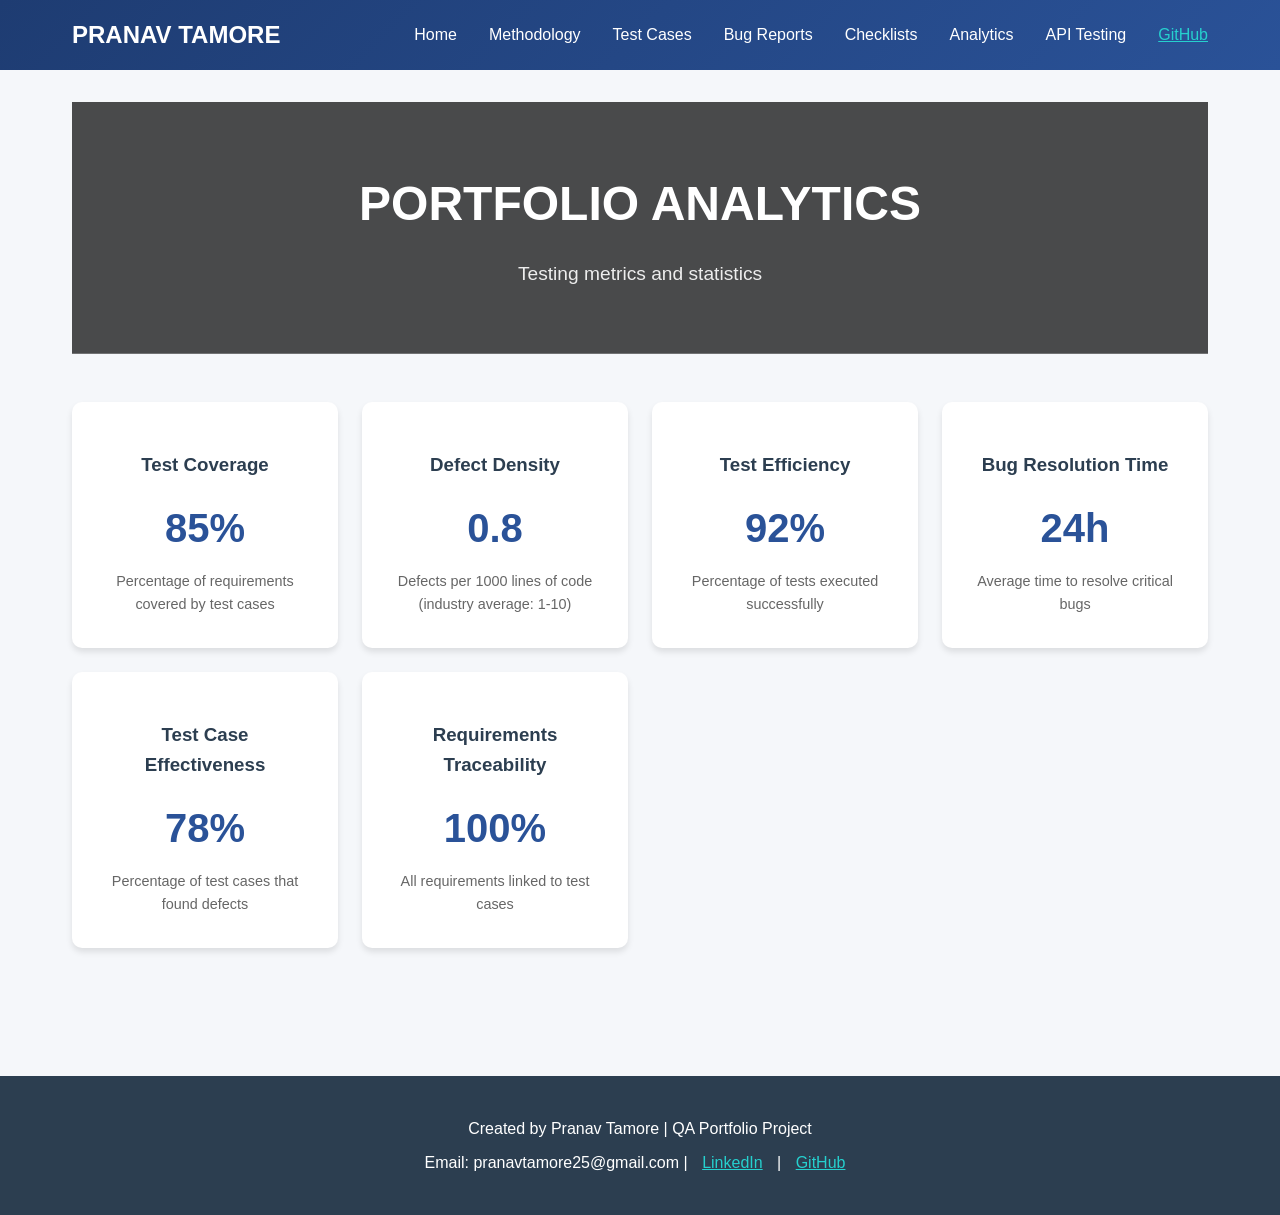
<file: analytics.html>
<!DOCTYPE html>
<html lang="en">
<head>
    <meta charset="UTF-8">
    <meta name="viewport" content="width=device-width, initial-scale=1.0">
    <title>Portfolio Analytics - QA Portfolio</title>
    <link rel="stylesheet" href="style.css">
    <link rel="icon" href="data:image/svg+xml,<svg xmlns=%22http://www.w3.org/2000/svg%22 viewBox=%220 0 100 100%22><text y=%22.9em%22 font-size=%2290%22>🧪</text></svg>">
    <meta name="description" content="Testing metrics and statistics from Pranav Tamore's QA portfolio">
    <meta name="keywords" content="QA Analytics, Testing Metrics, Quality Metrics, Pranav Tamore">
    <meta name="author" content="Pranav Tamore">
</head>
<body>
    <header>
        <nav>
    <div class="logo">PRANAV TAMORE</div>
    <ul>
        <li><a href="index.html">Home</a></li>
        <li><a href="methodology.html">Methodology</a></li>
        <li><a href="test-cases.html">Test Cases</a></li>
        <li><a href="bug-reports.html">Bug Reports</a></li>
        <li><a href="checklists.html">Checklists</a></li>
        <li><a href="analytics.html">Analytics</a></li>
        <li><a href="api-testing.html">API Testing</a></li> 
        <li><a href="https://github.com/Mugiwara25" target="_blank">GitHub</a></li>
    </ul>
         </nav>
    </header>

    <main>
        <section class="hero">
            <h1>PORTFOLIO ANALYTICS</h1>
            <p>Testing metrics and statistics</p>
        </section>

        <section class="analytics">
            <div class="metric-card">
                <h3>Test Coverage</h3>
                <div class="metric-value">85%</div>
                <p>Percentage of requirements covered by test cases</p>
            </div>
            
            <div class="metric-card">
                <h3>Defect Density</h3>
                <div class="metric-value">0.8</div>
                <p>Defects per 1000 lines of code (industry average: 1-10)</p>
            </div>
            
            <div class="metric-card">
                <h3>Test Efficiency</h3>
                <div class="metric-value">92%</div>
                <p>Percentage of tests executed successfully</p>
            </div>
            
            <div class="metric-card">
                <h3>Bug Resolution Time</h3>
                <div class="metric-value">24h</div>
                <p>Average time to resolve critical bugs</p>
            </div>
            
            <div class="metric-card">
                <h3>Test Case Effectiveness</h3>
                <div class="metric-value">78%</div>
                <p>Percentage of test cases that found defects</p>
            </div>
            
            <div class="metric-card">
                <h3>Requirements Traceability</h3>
                <div class="metric-value">100%</div>
                <p>All requirements linked to test cases</p>
            </div>
        </section>
    </main>

    <footer>
        <p>Created by Pranav Tamore | QA Portfolio Project</p>
        <p>Email: pranavtamore25@gmail.com | 
            <a href="https://linkedin.com/in/pranav-tamore-84a96b21b" target="_blank">LinkedIn</a> | 
            <a href="https://github.com/Mugiwara25" target="_blank">GitHub</a>
        </p>
    </footer>
    <script src="script.js"></script>
</body>
</html>
</file>
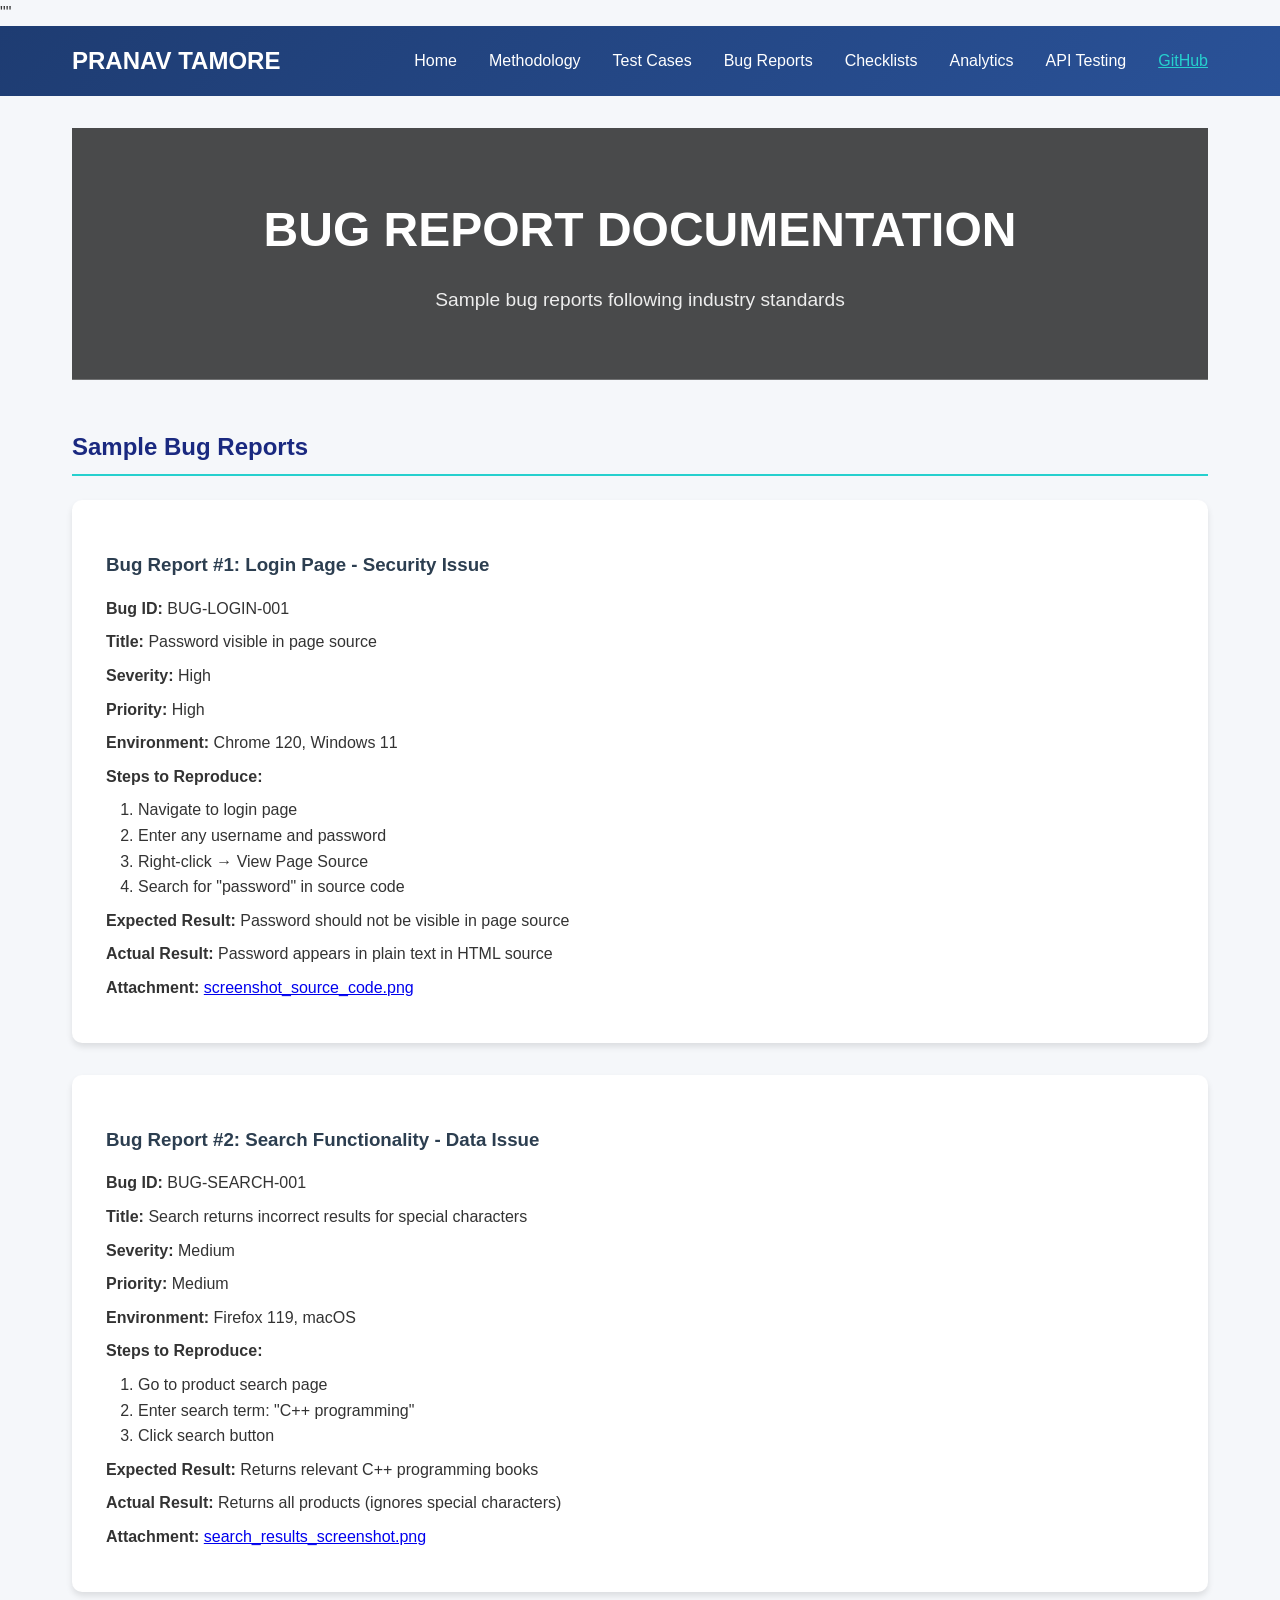
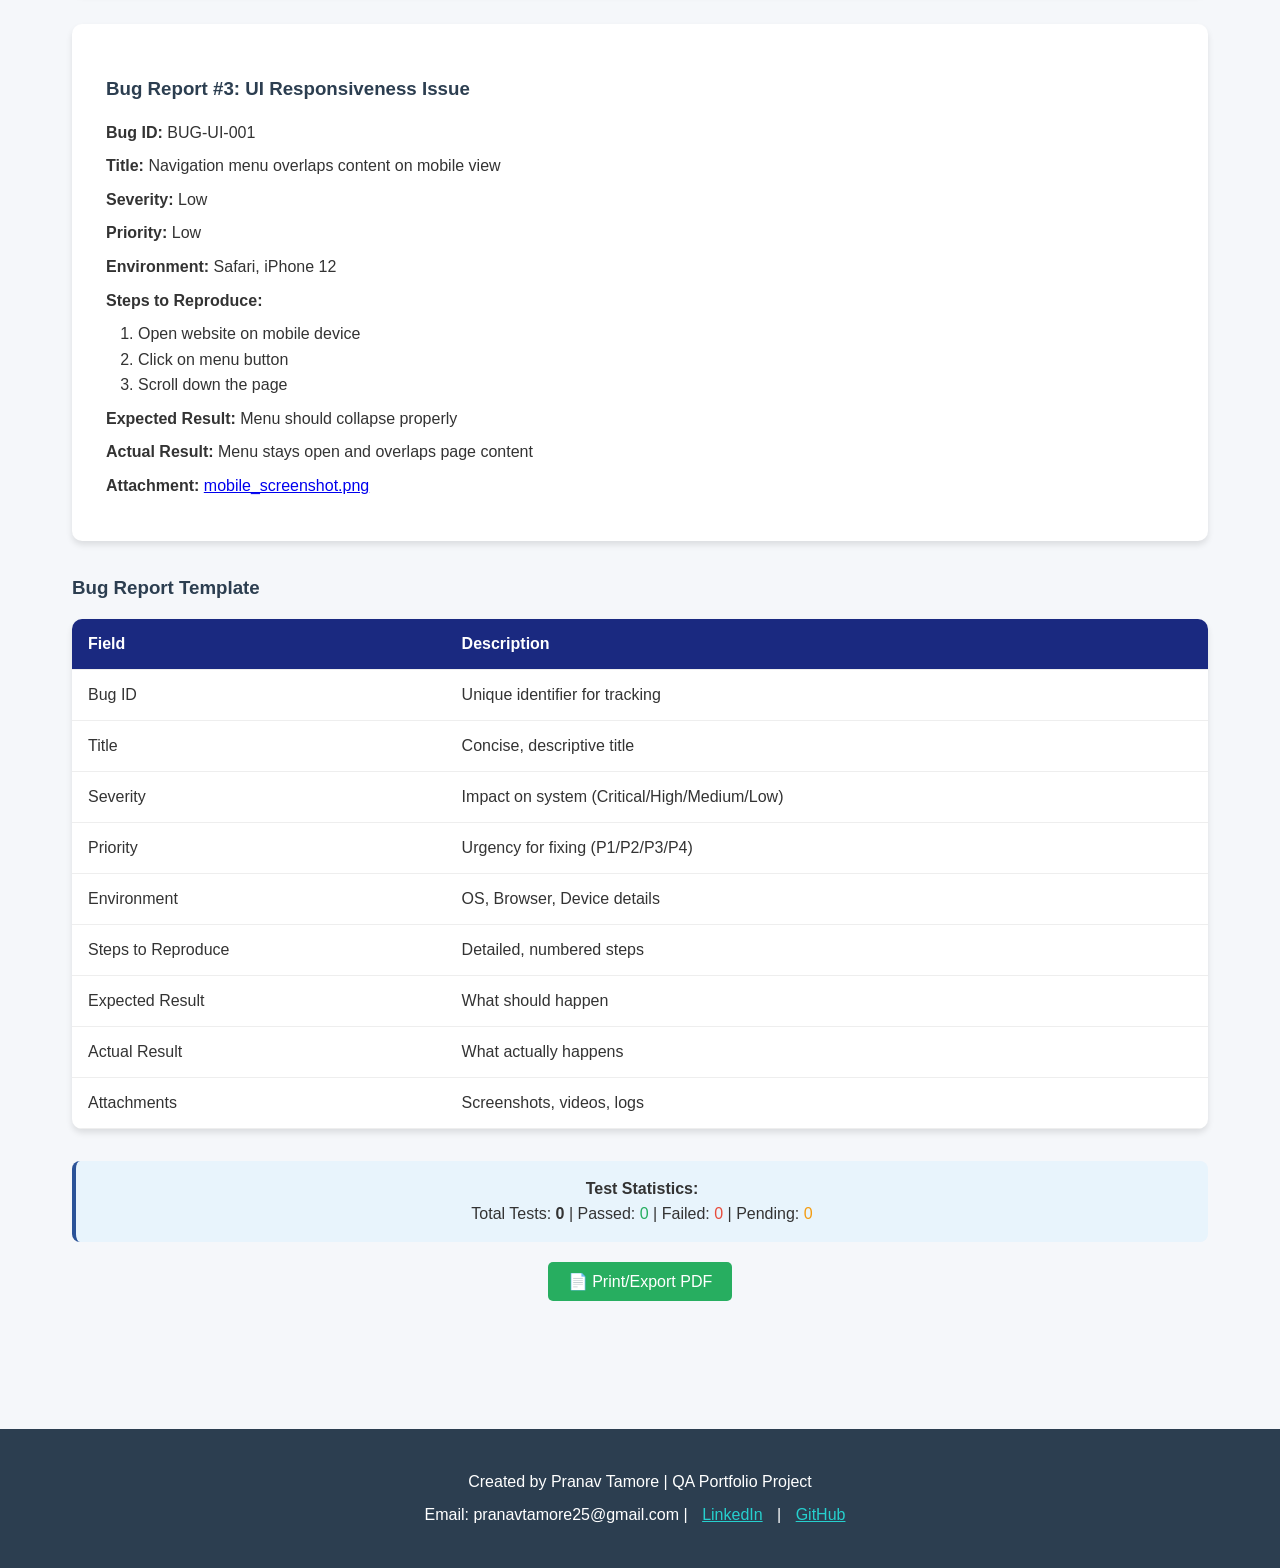
<file: bug-reports.html>
"" 
<!DOCTYPE html>
<html lang="en">
<link rel="icon" href="data:image/svg+xml,<svg xmlns=%22http://www.w3.org/2000/svg%22 viewBox=%220 0 100 100%22><text y=%22.9em%22 font-size=%2290%22>🧪</text></svg>">
<head>
    <meta charset="UTF-8">
    <meta name="viewport" content="width=device-width, initial-scale=1.0">
    <title>Bug Reports - QA Portfolio</title>
    <link rel="stylesheet" href="style.css">
    <meta name="description" content="Pranav Tamore's QA Engineering portfolio showcasing manual testing documentation, test cases, bug reports, and testing methodologies.">
<meta name="keywords" content="QA Engineer, Software Testing, Manual Testing, Test Cases, Bug Reports, Quality Assurance, Pranav Tamore">
<meta name="author" content="Pranav Tamore">
<meta property="og:title" content="Pranav Tamore - QA Engineer Portfolio">
<meta property="og:description" content="Professional QA Engineering portfolio showcasing testing expertise">
<meta property="og:type" content="website">
</head>
<body>
    <header>
       <nav>
    <div class="logo">PRANAV TAMORE</div>
    <ul>
        <li><a href="index.html">Home</a></li>
        <li><a href="methodology.html">Methodology</a></li>
        <li><a href="test-cases.html">Test Cases</a></li>
        <li><a href="bug-reports.html">Bug Reports</a></li>
        <li><a href="checklists.html">Checklists</a></li>
        <li><a href="analytics.html">Analytics</a></li> 
        <li><a href="api-testing.html">API Testing</a></li>
        <li><a href="https://github.com/Mugiwara25" target="_blank">GitHub</a></li>
    </ul>
       </nav>
    </header>

    <main>
        <section class="hero">
            <h1>BUG REPORT DOCUMENTATION</h1>
            <p>Sample bug reports following industry standards</p>
        </section>

        <section class="bug-reports">
            <h2>Sample Bug Reports</h2>

            <div class="bug-card">
                <h3>Bug Report #1: Login Page - Security Issue</h3>
                <div class="bug-details">
                    <p><strong>Bug ID:</strong> BUG-LOGIN-001</p>
                    <p><strong>Title:</strong> Password visible in page source</p>
                    <p><strong>Severity:</strong> High</p>
                    <p><strong>Priority:</strong> High</p>
                    <p><strong>Environment:</strong> Chrome 120, Windows 11</p>
                    <p><strong>Steps to Reproduce:</strong></p>
                    <ol>
                        <li>Navigate to login page</li>
                        <li>Enter any username and password</li>
                        <li>Right-click → View Page Source</li>
                        <li>Search for "password" in source code</li>
                    </ol>
                    <p><strong>Expected Result:</strong> Password should not be visible in page source</p>
                    <p><strong>Actual Result:</strong> Password appears in plain text in HTML source</p>
                    <p><strong>Attachment:</strong> <a href="#">screenshot_source_code.png</a></p>
                </div>
            </div>

            <div class="bug-card">
                <h3>Bug Report #2: Search Functionality - Data Issue</h3>
                <div class="bug-details">
                    <p><strong>Bug ID:</strong> BUG-SEARCH-001</p>
                    <p><strong>Title:</strong> Search returns incorrect results for special characters</p>
                    <p><strong>Severity:</strong> Medium</p>
                    <p><strong>Priority:</strong> Medium</p>
                    <p><strong>Environment:</strong> Firefox 119, macOS</p>
                    <p><strong>Steps to Reproduce:</strong></p>
                    <ol>
                        <li>Go to product search page</li>
                        <li>Enter search term: "C++ programming"</li>
                        <li>Click search button</li>
                    </ol>
                    <p><strong>Expected Result:</strong> Returns relevant C++ programming books</p>
                    <p><strong>Actual Result:</strong> Returns all products (ignores special characters)</p>
                    <p><strong>Attachment:</strong> <a href="#">search_results_screenshot.png</a></p>
                </div>
            </div>

            <div class="bug-card">
                <h3>Bug Report #3: UI Responsiveness Issue</h3>
                <div class="bug-details">
                    <p><strong>Bug ID:</strong> BUG-UI-001</p>
                    <p><strong>Title:</strong> Navigation menu overlaps content on mobile view</p>
                    <p><strong>Severity:</strong> Low</p>
                    <p><strong>Priority:</strong> Low</p>
                    <p><strong>Environment:</strong> Safari, iPhone 12</p>
                    <p><strong>Steps to Reproduce:</strong></p>
                    <ol>
                        <li>Open website on mobile device</li>
                        <li>Click on menu button</li>
                        <li>Scroll down the page</li>
                    </ol>
                    <p><strong>Expected Result:</strong> Menu should collapse properly</p>
                    <p><strong>Actual Result:</strong> Menu stays open and overlaps page content</p>
                    <p><strong>Attachment:</strong> <a href="#">mobile_screenshot.png</a></p>
                </div>
            </div>

            <div class="bug-template">
                <h3>Bug Report Template</h3>
                <table>
                    <tr>
                        <th>Field</th>
                        <th>Description</th>
                    </tr>
                    <tr>
                        <td>Bug ID</td>
                        <td>Unique identifier for tracking</td>
                    </tr>
                    <tr>
                        <td>Title</td>
                        <td>Concise, descriptive title</td>
                    </tr>
                    <tr>
                        <td>Severity</td>
                        <td>Impact on system (Critical/High/Medium/Low)</td>
                    </tr>
                    <tr>
                        <td>Priority</td>
                        <td>Urgency for fixing (P1/P2/P3/P4)</td>
                    </tr>
                    <tr>
                        <td>Environment</td>
                        <td>OS, Browser, Device details</td>
                    </tr>
                    <tr>
                        <td>Steps to Reproduce</td>
                        <td>Detailed, numbered steps</td>
                    </tr>
                    <tr>
                        <td>Expected Result</td>
                        <td>What should happen</td>
                    </tr>
                    <tr>
                        <td>Actual Result</td>
                        <td>What actually happens</td>
                    </tr>
                    <tr>
                        <td>Attachments</td>
                        <td>Screenshots, videos, logs</td>
                    </tr>
                </table>
            </div>
        </section>
    </main>

    <footer>
    <p>Created by Pranav Tamore | QA Portfolio Project</p>
    <p>Email: pranavtamore25@gmail.com | 
        <a href="https://linkedin.com/in/pranav-tamore-84a96b21b" target="_blank">LinkedIn</a> | 
        <a href="https://github.com/Mugiwara25" target="_blank">GitHub</a>
    </p>
    </footer>
    <script src="script.js"></script>
</body>
</html>
</file>
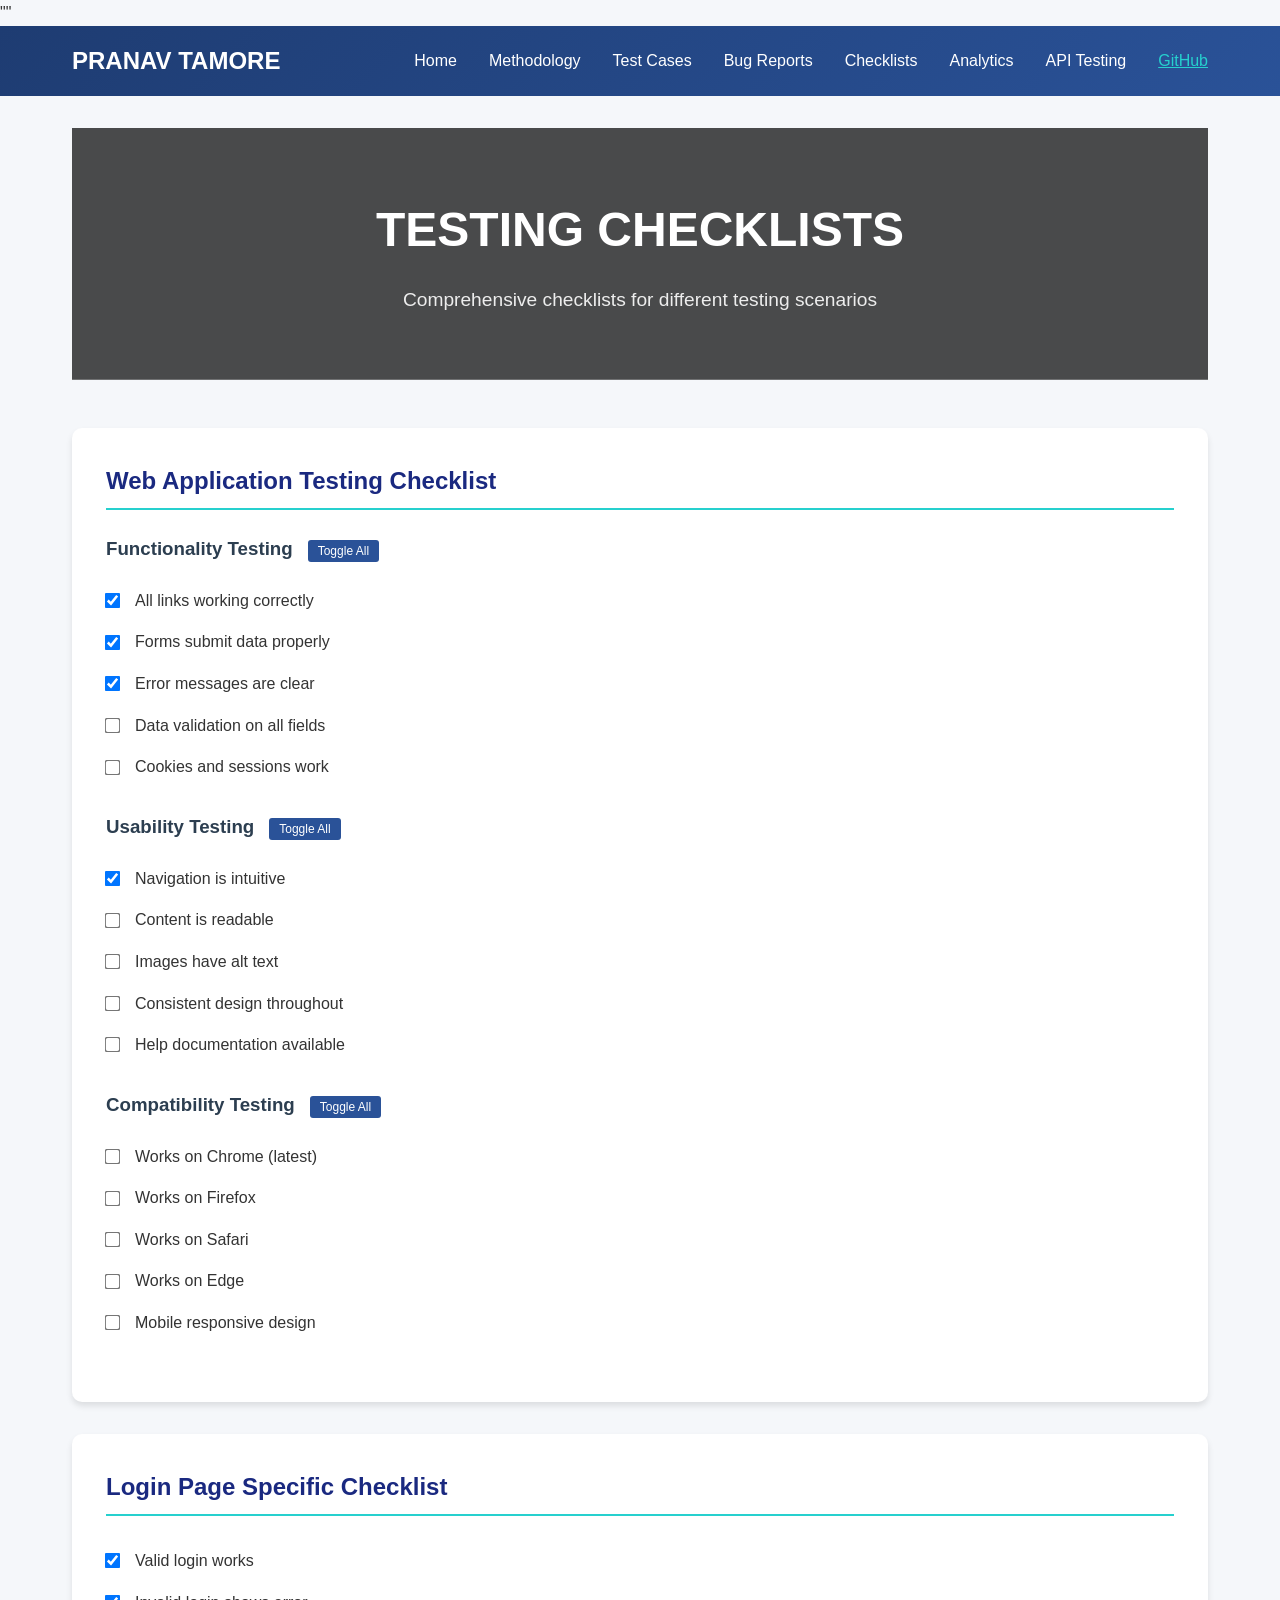
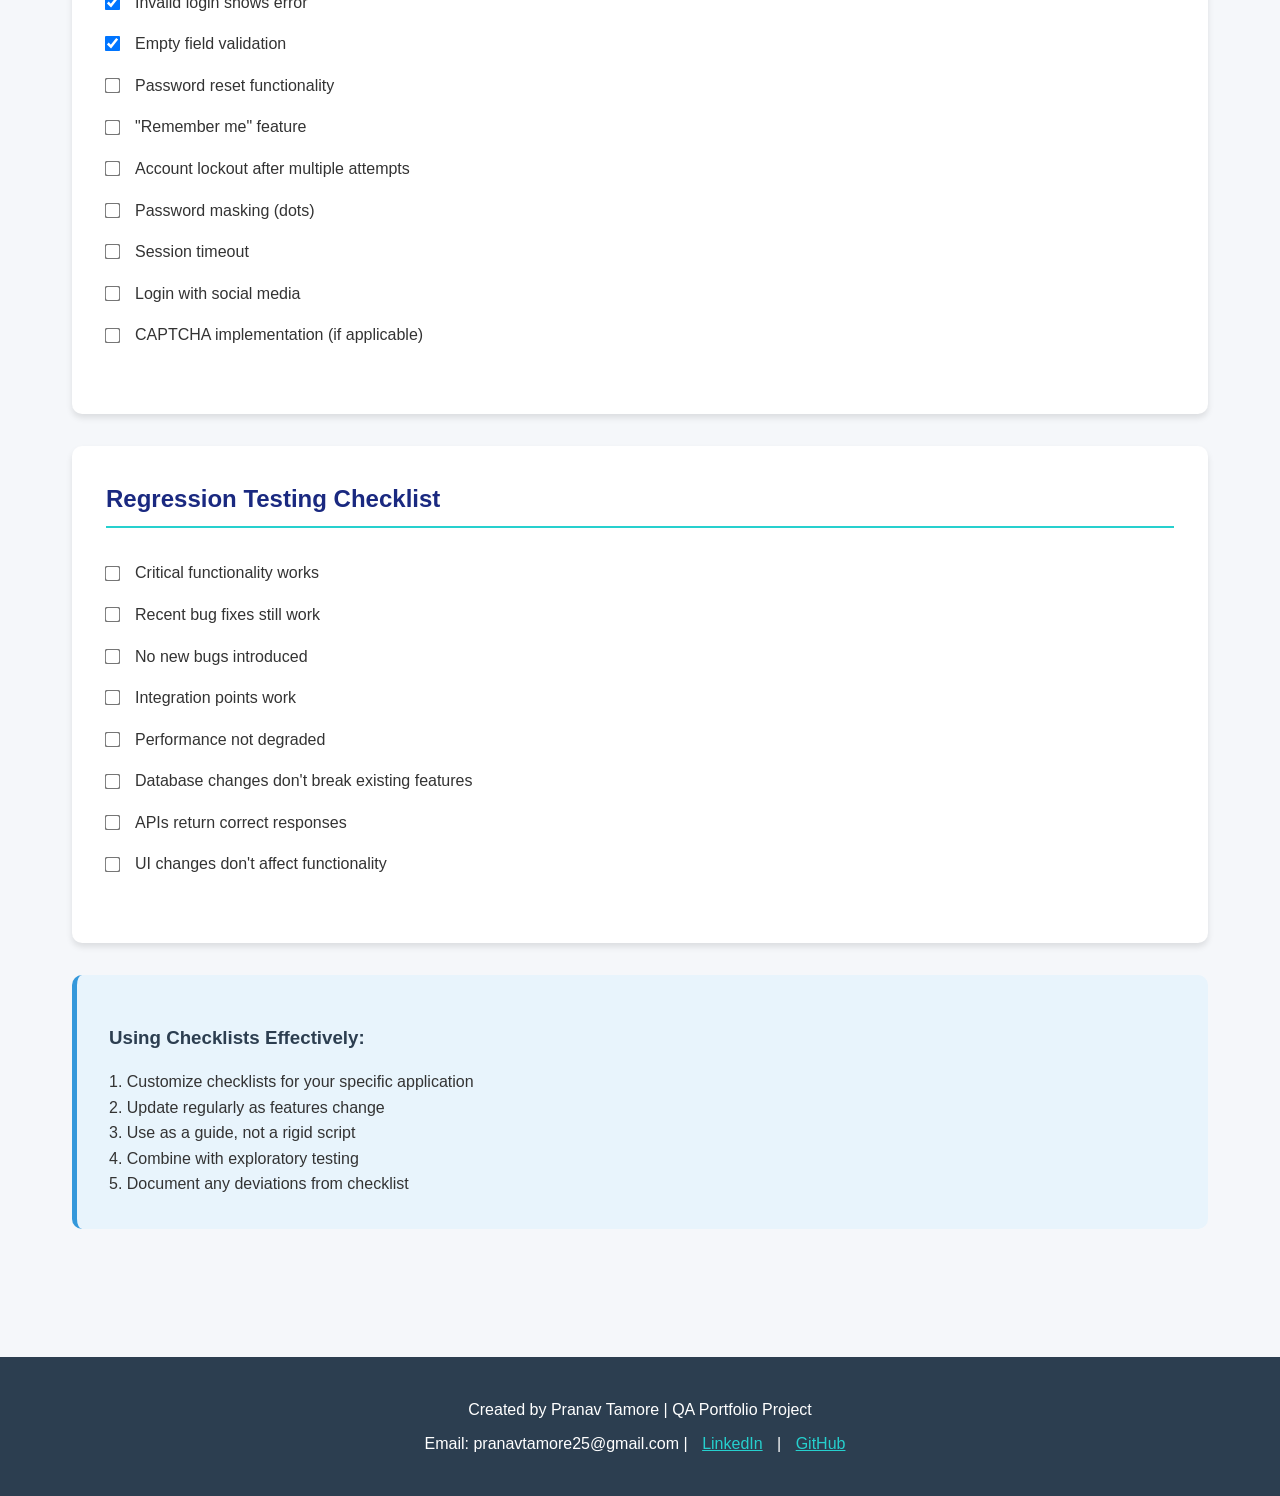
<file: checklists.html>
"" 
<!DOCTYPE html>
<html lang="en">
<link rel="icon" href="data:image/svg+xml,<svg xmlns=%22http://www.w3.org/2000/svg%22 viewBox=%220 0 100 100%22><text y=%22.9em%22 font-size=%2290%22>🧪</text></svg>">
<head>
    <meta charset="UTF-8">
    <meta name="viewport" content="width=device-width, initial-scale=1.0">
    <title>Testing Checklists - QA Portfolio</title>
    <link rel="stylesheet" href="style.css">
</head>
<body>
    <header>
        <nav>
    <div class="logo">PRANAV TAMORE</div>
    <ul>
        <li><a href="index.html">Home</a></li>
        <li><a href="methodology.html">Methodology</a></li>
        <li><a href="test-cases.html">Test Cases</a></li>
        <li><a href="bug-reports.html">Bug Reports</a></li>
        <li><a href="checklists.html">Checklists</a></li>
        <li><a href="analytics.html">Analytics</a></li>
        <li><a href="api-testing.html">API Testing</a></li>
        <li><a href="https://github.com/Mugiwara25" target="_blank">GitHub</a></li>
    </ul>
        </nav>
        <meta name="description" content="Pranav Tamore's QA Engineering portfolio showcasing manual testing documentation, test cases, bug reports, and testing methodologies.">
<meta name="keywords" content="QA Engineer, Software Testing, Manual Testing, Test Cases, Bug Reports, Quality Assurance, Pranav Tamore">
<meta name="author" content="Pranav Tamore">
<meta property="og:title" content="Pranav Tamore - QA Engineer Portfolio">
<meta property="og:description" content="Professional QA Engineering portfolio showcasing testing expertise">
<meta property="og:type" content="website">
    </header>

    <main>
        <section class="hero">
            <h1>TESTING CHECKLISTS</h1>
            <p>Comprehensive checklists for different testing scenarios</p>
        </section>

        <section class="checklists">
            <div class="checklist-section">
                <h2>Web Application Testing Checklist</h2>
                <div class="checklist">
                    <h3>Functionality Testing</h3>
                    <ul>
                        <li><input type="checkbox" checked> All links working correctly</li>
                        <li><input type="checkbox" checked> Forms submit data properly</li>
                        <li><input type="checkbox" checked> Error messages are clear</li>
                        <li><input type="checkbox"> Data validation on all fields</li>
                        <li><input type="checkbox"> Cookies and sessions work</li>
                    </ul>
                </div>

                <div class="checklist">
                    <h3>Usability Testing</h3>
                    <ul>
                        <li><input type="checkbox" checked> Navigation is intuitive</li>
                        <li><input type="checkbox"> Content is readable</li>
                        <li><input type="checkbox"> Images have alt text</li>
                        <li><input type="checkbox"> Consistent design throughout</li>
                        <li><input type="checkbox"> Help documentation available</li>
                    </ul>
                </div>

                <div class="checklist">
                    <h3>Compatibility Testing</h3>
                    <ul>
                        <li><input type="checkbox"> Works on Chrome (latest)</li>
                        <li><input type="checkbox"> Works on Firefox</li>
                        <li><input type="checkbox"> Works on Safari</li>
                        <li><input type="checkbox"> Works on Edge</li>
                        <li><input type="checkbox"> Mobile responsive design</li>
                    </ul>
                </div>
            </div>

            <div class="checklist-section">
                <h2>Login Page Specific Checklist</h2>
                <div class="checklist">
                    <ul>
                        <li><input type="checkbox" checked> Valid login works</li>
                        <li><input type="checkbox" checked> Invalid login shows error</li>
                        <li><input type="checkbox" checked> Empty field validation</li>
                        <li><input type="checkbox"> Password reset functionality</li>
                        <li><input type="checkbox"> "Remember me" feature</li>
                        <li><input type="checkbox"> Account lockout after multiple attempts</li>
                        <li><input type="checkbox"> Password masking (dots)</li>
                        <li><input type="checkbox"> Session timeout</li>
                        <li><input type="checkbox"> Login with social media</li>
                        <li><input type="checkbox"> CAPTCHA implementation (if applicable)</li>
                    </ul>
                </div>
            </div>

            <div class="checklist-section">
                <h2>Regression Testing Checklist</h2>
                <div class="checklist">
                    <ul>
                        <li><input type="checkbox"> Critical functionality works</li>
                        <li><input type="checkbox"> Recent bug fixes still work</li>
                        <li><input type="checkbox"> No new bugs introduced</li>
                        <li><input type="checkbox"> Integration points work</li>
                        <li><input type="checkbox"> Performance not degraded</li>
                        <li><input type="checkbox"> Database changes don't break existing features</li>
                        <li><input type="checkbox"> APIs return correct responses</li>
                        <li><input type="checkbox"> UI changes don't affect functionality</li>
                    </ul>
                </div>
            </div>

            <div class="template">
                <h3>Using Checklists Effectively:</h3>
                <p>1. Customize checklists for your specific application</p>
                <p>2. Update regularly as features change</p>
                <p>3. Use as a guide, not a rigid script</p>
                <p>4. Combine with exploratory testing</p>
                <p>5. Document any deviations from checklist</p>
            </div>
        </section>
    </main>

    <footer>
    <p>Created by Pranav Tamore | QA Portfolio Project</p>
    <p>Email: pranavtamore25@gmail.com | 
        <a href="https://linkedin.com/in/pranav-tamore-84a96b21b" target="_blank">LinkedIn</a> | 
        <a href="https://github.com/Mugiwara25" target="_blank">GitHub</a>
    </p>
    </footer>  
    <script src="script.js"></script>
</body>
</html>
</file>
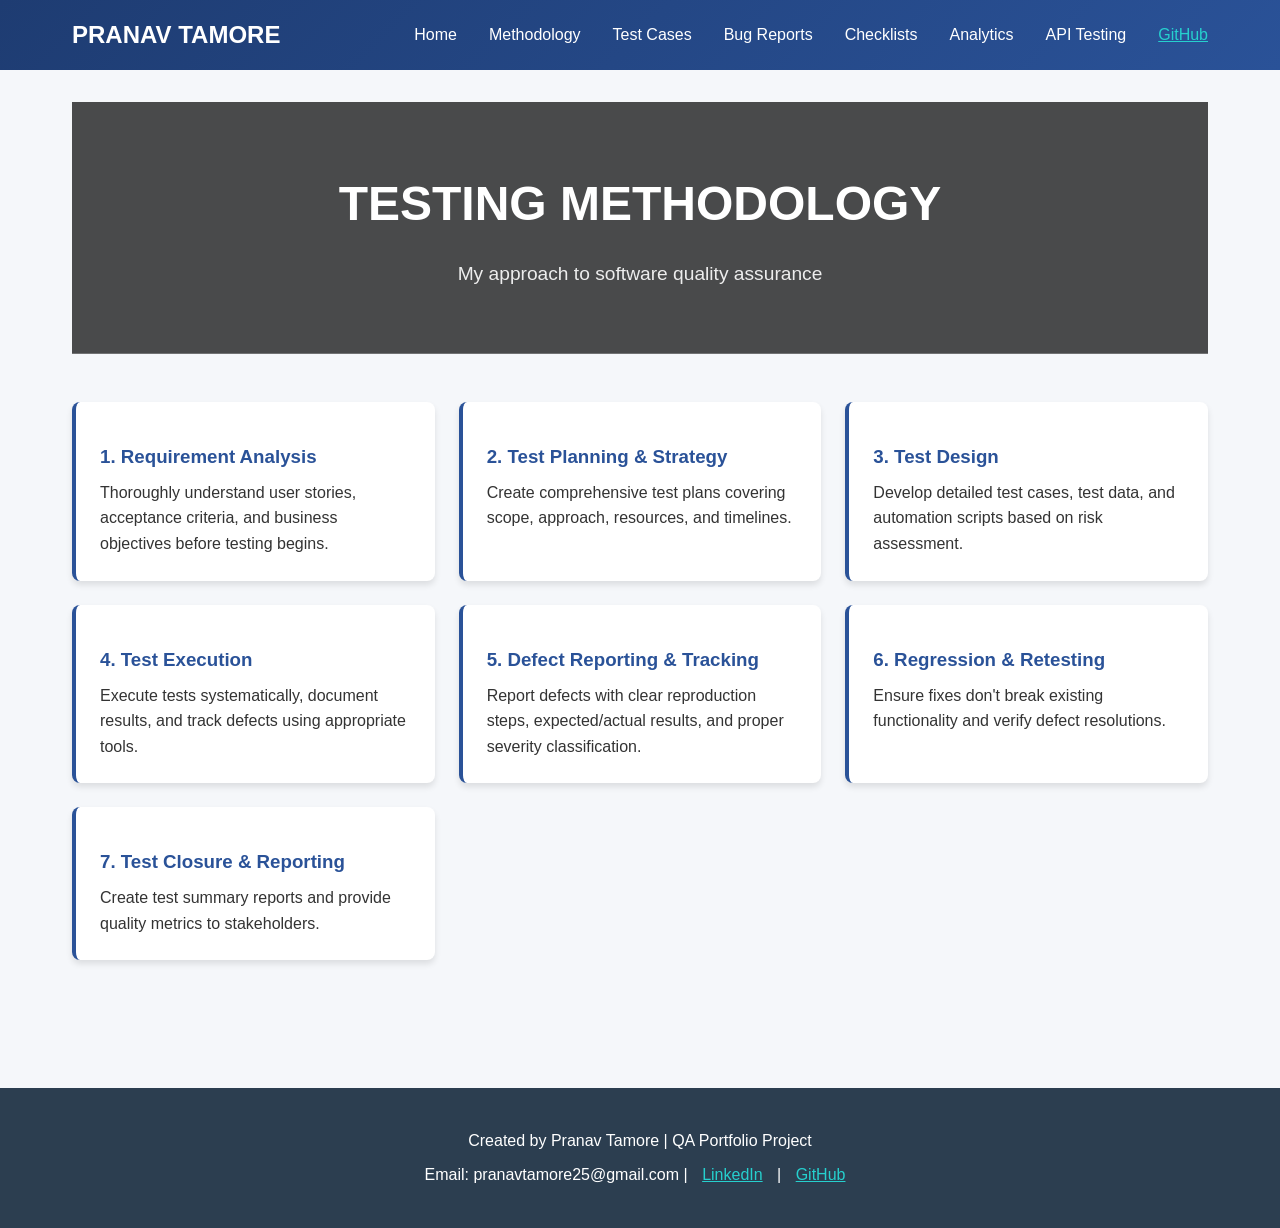
<file: methodology.html>
<!DOCTYPE html>
<html lang="en">
<head>
    <meta charset="UTF-8">
    <meta name="viewport" content="width=device-width, initial-scale=1.0">
    <title>Testing Methodology - QA Portfolio</title>
    <link rel="stylesheet" href="style.css">
    <link rel="icon" href="data:image/svg+xml,<svg xmlns=%22http://www.w3.org/2000/svg%22 viewBox=%220 0 100 100%22><text y=%22.9em%22 font-size=%2290%22>🧪</text></svg>">
    <meta name="description" content="Pranav Tamore's testing methodology and approach to software quality assurance">
    <meta name="keywords" content="QA, Testing Methodology, Software Testing, Quality Assurance, Pranav Tamore">
    <meta name="author" content="Pranav Tamore">
</head>
<body>
    <header>
        <nav>
    <div class="logo">PRANAV TAMORE</div>
    <ul>
        <li><a href="index.html">Home</a></li>
        <li><a href="methodology.html">Methodology</a></li>
        <li><a href="test-cases.html">Test Cases</a></li>
        <li><a href="bug-reports.html">Bug Reports</a></li>
        <li><a href="checklists.html">Checklists</a></li>
        <li><a href="analytics.html">Analytics</a></li>
        <li><a href="api-testing.html">API Testing</a></li> 
        <li><a href="https://github.com/Mugiwara25" target="_blank">GitHub</a></li>
    </ul>
       </nav>
        <meta name="description" content="Pranav Tamore's QA Engineering portfolio showcasing manual testing documentation, test cases, bug reports, and testing methodologies.">
<meta name="keywords" content="QA Engineer, Software Testing, Manual Testing, Test Cases, Bug Reports, Quality Assurance, Pranav Tamore">
<meta name="author" content="Pranav Tamore">
<meta property="og:title" content="Pranav Tamore - QA Engineer Portfolio">
<meta property="og:description" content="Professional QA Engineering portfolio showcasing testing expertise">
<meta property="og:type" content="website">
    </header>

    <main>
        <section class="hero">
            <h1>TESTING METHODOLOGY</h1>
            <p>My approach to software quality assurance</p>
        </section>

        <section class="methodology">
            <div class="method-card">
                <h3>1. Requirement Analysis</h3>
                <p>Thoroughly understand user stories, acceptance criteria, and business objectives before testing begins.</p>
            </div>
            
            <div class="method-card">
                <h3>2. Test Planning & Strategy</h3>
                <p>Create comprehensive test plans covering scope, approach, resources, and timelines.</p>
            </div>
            
            <div class="method-card">
                <h3>3. Test Design</h3>
                <p>Develop detailed test cases, test data, and automation scripts based on risk assessment.</p>
            </div>
            
            <div class="method-card">
                <h3>4. Test Execution</h3>
                <p>Execute tests systematically, document results, and track defects using appropriate tools.</p>
            </div>
            
            <div class="method-card">
                <h3>5. Defect Reporting & Tracking</h3>
                <p>Report defects with clear reproduction steps, expected/actual results, and proper severity classification.</p>
            </div>
            
            <div class="method-card">
                <h3>6. Regression & Retesting</h3>
                <p>Ensure fixes don't break existing functionality and verify defect resolutions.</p>
            </div>
            
            <div class="method-card">
                <h3>7. Test Closure & Reporting</h3>
                <p>Create test summary reports and provide quality metrics to stakeholders.</p>
            </div>
        </section>
    </main>

    <footer>
        <p>Created by Pranav Tamore | QA Portfolio Project</p>
        <p>Email: pranavtamore25@gmail.com | 
            <a href="https://linkedin.com/in/pranav-tamore-84a96b21b" target="_blank">LinkedIn</a> | 
            <a href="https://github.com/Mugiwara25" target="_blank">GitHub</a>
        </p>
    </footer>
    <script src="script.js"></script>
</body>
</html>
</file>
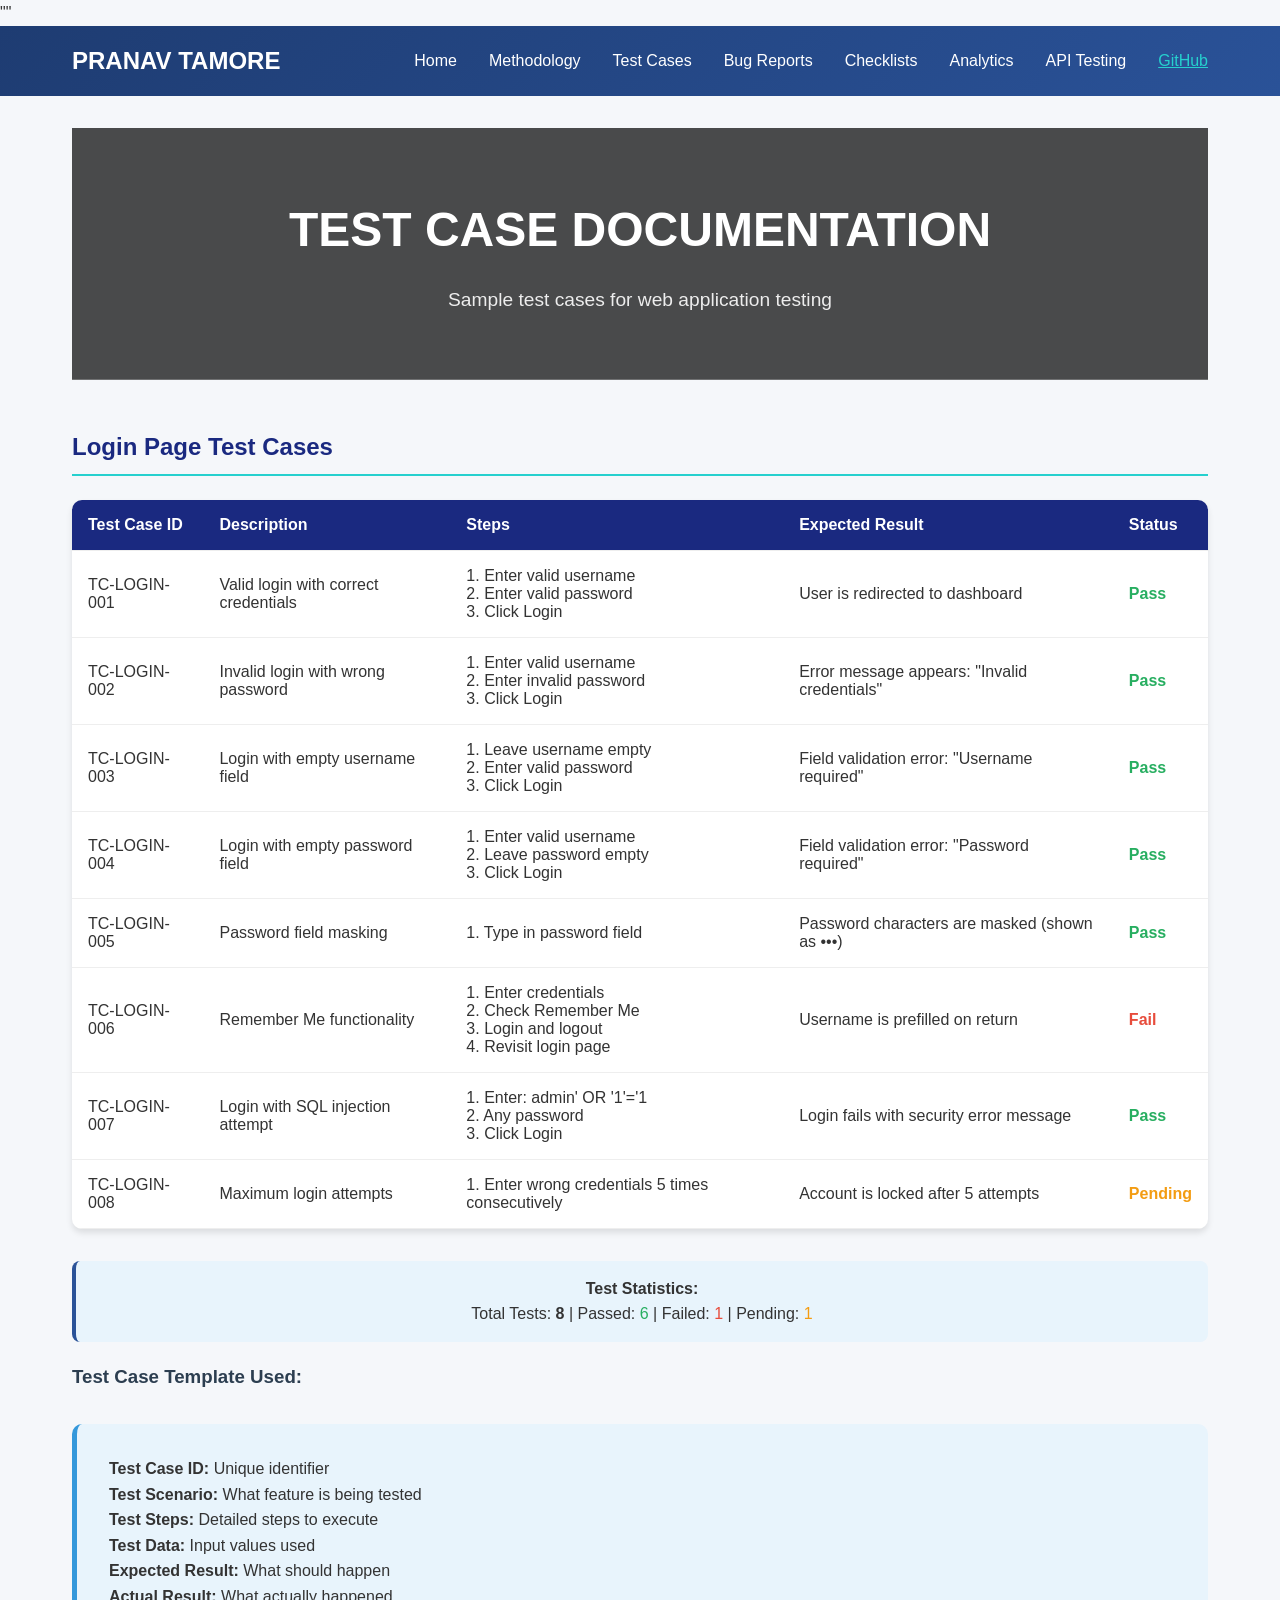
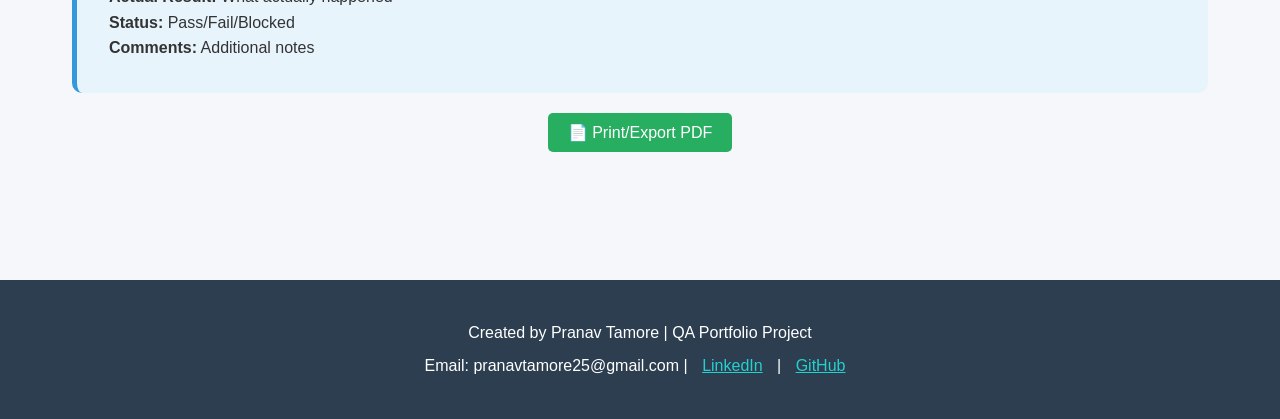
<file: test-cases.html>
"" 
<!DOCTYPE html>
<html lang="en">
<link rel="icon" href="data:image/svg+xml,<svg xmlns=%22http://www.w3.org/2000/svg%22 viewBox=%220 0 100 100%22><text y=%22.9em%22 font-size=%2290%22>🧪</text></svg>">
<head>
    <meta charset="UTF-8">
    <meta name="viewport" content="width=device-width, initial-scale=1.0">
    <title>Test Cases - QA Portfolio</title>
    <link rel="stylesheet" href="style.css">
</head>
<body>
    <header>
        <nav>
    <div class="logo">PRANAV TAMORE</div>
    <ul>
        <li><a href="index.html">Home</a></li>
        <li><a href="methodology.html">Methodology</a></li>
        <li><a href="test-cases.html">Test Cases</a></li>
        <li><a href="bug-reports.html">Bug Reports</a></li>
        <li><a href="checklists.html">Checklists</a></li>
        <li><a href="analytics.html">Analytics</a></li>
        <li><a href="api-testing.html">API Testing</a></li> 
        <li><a href="https://github.com/Mugiwara25" target="_blank">GitHub</a></li>
    </ul>
        </nav>
        <meta name="description" content="Pranav Tamore's QA Engineering portfolio showcasing manual testing documentation, test cases, bug reports, and testing methodologies.">
<meta name="keywords" content="QA Engineer, Software Testing, Manual Testing, Test Cases, Bug Reports, Quality Assurance, Pranav Tamore">
<meta name="author" content="Pranav Tamore">
<meta property="og:title" content="Pranav Tamore - QA Engineer Portfolio">
<meta property="og:description" content="Professional QA Engineering portfolio showcasing testing expertise">
<meta property="og:type" content="website">
    </header>

    <main>
        <section class="hero">
            <h1>TEST CASE DOCUMENTATION</h1>
            <p>Sample test cases for web application testing</p>
        </section>

        <section class="test-cases">
            <h2>Login Page Test Cases</h2>
            
            <table>
                <thead>
                    <tr>
                        <th>Test Case ID</th>
                        <th>Description</th>
                        <th>Steps</th>
                        <th>Expected Result</th>
                        <th>Status</th>
                    </tr>
                </thead>
                <tbody>
                    <tr>
                        <td>TC-LOGIN-001</td>
                        <td>Valid login with correct credentials</td>
                        <td>1. Enter valid username<br>2. Enter valid password<br>3. Click Login</td>
                        <td>User is redirected to dashboard</td>
                        <td class="passed">Pass</td>
                    </tr>
                    <tr>
                        <td>TC-LOGIN-002</td>
                        <td>Invalid login with wrong password</td>
                        <td>1. Enter valid username<br>2. Enter invalid password<br>3. Click Login</td>
                        <td>Error message appears: "Invalid credentials"</td>
                        <td class="passed">Pass</td>
                    </tr>
                    <tr>
                        <td>TC-LOGIN-003</td>
                        <td>Login with empty username field</td>
                        <td>1. Leave username empty<br>2. Enter valid password<br>3. Click Login</td>
                        <td>Field validation error: "Username required"</td>
                        <td class="passed">Pass</td>
                    </tr>
                    <tr>
                        <td>TC-LOGIN-004</td>
                        <td>Login with empty password field</td>
                        <td>1. Enter valid username<br>2. Leave password empty<br>3. Click Login</td>
                        <td>Field validation error: "Password required"</td>
                        <td class="passed">Pass</td>
                    </tr>
                    <tr>
                        <td>TC-LOGIN-005</td>
                        <td>Password field masking</td>
                        <td>1. Type in password field</td>
                        <td>Password characters are masked (shown as •••)</td>
                        <td class="passed">Pass</td>
                    </tr>
                    <tr>
                        <td>TC-LOGIN-006</td>
                        <td>Remember Me functionality</td>
                        <td>1. Enter credentials<br>2. Check Remember Me<br>3. Login and logout<br>4. Revisit login page</td>
                        <td>Username is prefilled on return</td>
                        <td class="failed">Fail</td>
                    </tr>
                    <tr>
                        <td>TC-LOGIN-007</td>
                        <td>Login with SQL injection attempt</td>
                        <td>1. Enter: admin' OR '1'='1<br>2. Any password<br>3. Click Login</td>
                        <td>Login fails with security error message</td>
                        <td class="passed">Pass</td>
                    </tr>
                    <tr>
                        <td>TC-LOGIN-008</td>
                        <td>Maximum login attempts</td>
                        <td>1. Enter wrong credentials 5 times consecutively</td>
                        <td>Account is locked after 5 attempts</td>
                        <td class="pending">Pending</td>
                    </tr>
                </tbody>
            </table>

            <h3>Test Case Template Used:</h3>
            <div class="template">
                <p><strong>Test Case ID:</strong> Unique identifier</p>
                <p><strong>Test Scenario:</strong> What feature is being tested</p>
                <p><strong>Test Steps:</strong> Detailed steps to execute</p>
                <p><strong>Test Data:</strong> Input values used</p>
                <p><strong>Expected Result:</strong> What should happen</p>
                <p><strong>Actual Result:</strong> What actually happened</p>
                <p><strong>Status:</strong> Pass/Fail/Blocked</p>
                <p><strong>Comments:</strong> Additional notes</p>
            </div>
        </section>
    </main>

    <footer>
    <p>Created by Pranav Tamore | QA Portfolio Project</p>
    <p>Email: pranavtamore25@gmail.com | 
        <a href="https://linkedin.com/in/pranav-tamore-84a96b21b" target="_blank">LinkedIn</a> | 
        <a href="https://github.com/Mugiwara25" target="_blank">GitHub</a>
    </p>
    </footer>
    <script src="script.js"></script>
</body>
</html>
</file>
<file: style.css>
/* Reset and basic styles */
* {
    margin: 0;
    padding: 0;
    box-sizing: border-box;
}

body {
    font-family: 'Segoe UI', Tahoma, Geneva, Verdana, sans-serif;
    line-height: 1.6;
    color: #333;
    background-color: #f5f7fa;
}

/* Navigation */
header {
    background: linear-gradient(135deg, #1a2980, #26d0ce);
    color: white;
    padding: 1rem 0;
    position: sticky;
    top: 0;
    z-index: 100;
}

nav {
    max-width: 1200px;
    margin: 0 auto;
    display: flex;
    justify-content: space-between;
    align-items: center;
    padding: 0 2rem;
}

.logo {
    font-size: 1.5rem;
    font-weight: bold;
}

nav ul {
    display: flex;
    list-style: none;
}

nav ul li {
    margin-left: 2rem;
}

nav ul li a {
    color: white;
    text-decoration: none;
    font-weight: 500;
    transition: color 0.3s;
}

nav ul li a:hover {
    color: #ffdd40;
}

/* Hero section */
.hero {
    text-align: center;
    padding: 4rem 2rem;
    background: linear-gradient(rgba(0,0,0,0.7), rgba(0,0,0,0.7)), url('https://images.unsplash.com/photo-1555066931-4365d14bab8c?ixlib=rb-1.2.1&auto=format&fit=crop&w=1350&q=80');
    background-size: cover;
    background-position: center;
    color: white;
}

.hero h1 {
    font-size: 3rem;
    margin-bottom: 1rem;
}

.hero p {
    font-size: 1.2rem;
    opacity: 0.9;
}

/* Main content */
main {
    max-width: 1200px;
    margin: 0 auto;
    padding: 2rem;
}

/* Sections */
section {
    margin-bottom: 3rem;
}

h2 {
    color: #1a2980;
    margin-bottom: 1.5rem;
    padding-bottom: 0.5rem;
    border-bottom: 2px solid #26d0ce;
}

h3 {
    color: #2c3e50;
    margin: 1rem 0;
}

/* Feature cards */
.features {
    display: grid;
    grid-template-columns: repeat(auto-fit, minmax(300px, 1fr));
    gap: 2rem;
    margin-top: 2rem;
}

.feature-card {
    background: white;
    padding: 2rem;
    border-radius: 10px;
    box-shadow: 0 4px 6px rgba(0,0,0,0.1);
    transition: transform 0.3s;
}

.feature-card:hover {
    transform: translateY(-5px);
}

/* Skills list */
.skills ul {
    display: grid;
    grid-template-columns: repeat(auto-fit, minmax(250px, 1fr));
    gap: 1rem;
    list-style: none;
    background: white;
    padding: 2rem;
    border-radius: 10px;
    box-shadow: 0 4px 6px rgba(0,0,0,0.1);
}

.skills li {
    padding: 0.5rem 0;
    border-bottom: 1px solid #eee;
}

.skills li:last-child {
    border-bottom: none;
}

/* Tables */
table {
    width: 100%;
    border-collapse: collapse;
    background: white;
    box-shadow: 0 4px 6px rgba(0,0,0,0.1);
    border-radius: 10px;
    overflow: hidden;
    margin-bottom: 2rem;
}

th, td {
    padding: 1rem;
    text-align: left;
    border-bottom: 1px solid #eee;
}

th {
    background: #1a2980;
    color: white;
    font-weight: 600;
}

tr:hover {
    background: #f5f7fa;
}

.passed {
    color: #27ae60;
    font-weight: bold;
}

.failed {
    color: #e74c3c;
    font-weight: bold;
}

.pending {
    color: #f39c12;
    font-weight: bold;
}

/* Bug reports */
.bug-card {
    background: white;
    padding: 2rem;
    border-radius: 10px;
    box-shadow: 0 4px 6px rgba(0,0,0,0.1);
    margin-bottom: 2rem;
    border-left: 5px solid #e74c3c;
}

.bug-details {
    margin-top: 1rem;
}

.bug-details p {
    margin: 0.5rem 0;
}

.bug-details ol {
    margin-left: 2rem;
    margin-top: 0.5rem;
}

/* Checklists */
.checklist-section {
    background: white;
    padding: 2rem;
    border-radius: 10px;
    box-shadow: 0 4px 6px rgba(0,0,0,0.1);
    margin-bottom: 2rem;
}

.checklist {
    margin: 1.5rem 0;
}

.checklist ul {
    list-style: none;
}

.checklist li {
    padding: 0.5rem 0;
    display: flex;
    align-items: center;
}

.checklist input[type="checkbox"] {
    margin-right: 1rem;
    transform: scale(1.2);
}

/* Templates */
.template {
    background: #e8f4fc;
    padding: 2rem;
    border-radius: 10px;
    margin-top: 2rem;
    border-left: 5px solid #3498db;
}

/* Footer */
footer {
    text-align: center;
    padding: 2rem;
    background: #2c3e50;
    color: white;
    margin-top: 3rem;
}

footer p {
    margin: 0.5rem 0;
}

/* Responsive design */
@media (max-width: 768px) {
    nav {
        flex-direction: column;
        text-align: center;
    }
    
    nav ul {
        margin-top: 1rem;
        flex-wrap: wrap;
        justify-content: center;
    }
    
    nav ul li {
        margin: 0.5rem 1rem;
    }
    
    .hero h1 {
        font-size: 2rem;
    }
    
    table {
        display: block;
        overflow-x: auto;
    }
}
/* ========== LEVEL 1 IMPROVEMENTS ========== */

/* External links styling */
a[target="_blank"] {
    color: #26d0ce;
    text-decoration: underline;
}

footer a {
    color: white;
    margin: 0 10px;
}

/* ========== LEVEL 2 IMPROVEMENTS ========== */

/* Better color scheme - replace existing header */
header {
    background: linear-gradient(135deg, #1e3c72, #2a5298);
    color: white;
    padding: 1rem 0;
    position: sticky;
    top: 0;
    z-index: 100;
}

/* Hover effects */
.feature-card, .bug-card, .checklist-section {
    transition: all 0.3s ease;
    border: 2px solid transparent;
}

.feature-card:hover, .bug-card:hover, .checklist-section:hover {
    transform: translateY(-5px);
    box-shadow: 0 10px 20px rgba(0,0,0,0.1);
    border-color: #2a5298;
}

/* Professional typography */
@import url('https://fonts.googleapis.com/css2?family=Inter:wght@300;400;500;600;700&display=swap');

body {
    font-family: 'Inter', 'Segoe UI', Tahoma, Geneva, Verdana, sans-serif;
    line-height: 1.6;
    color: #333;
    background-color: #f5f7fa;
}
/* ========== METHODOLOGY PAGE STYLES ========== */

.methodology {
    display: grid;
    grid-template-columns: repeat(auto-fit, minmax(300px, 1fr));
    gap: 1.5rem;
    margin-top: 2rem;
}

.method-card {
    background: white;
    padding: 1.5rem;
    border-radius: 8px;
    box-shadow: 0 4px 6px rgba(0,0,0,0.1);
    border-left: 4px solid #2a5298;
    transition: all 0.3s ease;
}

.method-card:hover {
    transform: translateY(-5px);
    box-shadow: 0 8px 15px rgba(0,0,0,0.1);
}

.method-card h3 {
    color: #2a5298;
    margin-bottom: 0.5rem;
}
/* ========== JAVASCRIPT ENHANCEMENTS ========== */

/* Toggle button for checklists */
.toggle-btn {
    margin-left: 15px;
    padding: 4px 10px;
    background: #2a5298;
    color: white;
    border: none;
    border-radius: 3px;
    cursor: pointer;
    font-size: 12px;
    transition: background 0.3s;
}

.toggle-btn:hover {
    background: #1e3c72;
}

/* Stats section */
.stats {
    background: #e8f4fc;
    padding: 15px;
    border-radius: 8px;
    margin: 20px 0;
    text-align: center;
    border-left: 4px solid #2a5298;
}

/* Print button */
.print-btn {
    display: block;
    margin: 20px auto;
    padding: 10px 20px;
    background: #27ae60;
    color: white;
    border: none;
    border-radius: 5px;
    cursor: pointer;
    font-size: 16px;
    transition: background 0.3s;
}

.print-btn:hover {
    background: #219653;
}

/* Print styles */
@media print {
    header, footer, .print-btn, .toggle-btn {
        display: none !important;
    }
    
    body {
        font-size: 12pt;
        background: white;
    }
    
    table {
        page-break-inside: auto;
    }
    
    tr {
        page-break-inside: avoid;
        page-break-after: auto;
    }
}
/* ========== BADGES ========== */
.badges {
    margin-top: 20px;
    text-align: center;
}

.badges img {
    margin: 0 5px;
    height: 28px;
}

/* ========== ANALYTICS PAGE ========== */
.analytics {
    display: grid;
    grid-template-columns: repeat(auto-fit, minmax(250px, 1fr));
    gap: 1.5rem;
    margin-top: 2rem;
}

.metric-card {
    background: white;
    padding: 2rem;
    border-radius: 10px;
    box-shadow: 0 4px 6px rgba(0,0,0,0.1);
    text-align: center;
    transition: all 0.3s ease;
}

.metric-card:hover {
    transform: translateY(-5px);
    box-shadow: 0 8px 15px rgba(0,0,0,0.1);
}

.metric-value {
    font-size: 2.5rem;
    font-weight: bold;
    color: #2a5298;
    margin: 1rem 0;
}

.metric-card p {
    color: #666;
    font-size: 0.9rem;
    margin-top: 10px;
}

/* ========== API TESTING PAGE ========== */

.project-overview {
    background: #ffffff;
    padding: 2rem;
    border-radius: 10px;
    margin: 2rem 0;
    text-align: center;
}

.project-links {
    display: flex;
    gap: 1rem;
    margin: 2rem 0;
    justify-content: center;
    flex-wrap: wrap;
}

.btn {
    background: #ad6aec;
    color: white;
    padding: 0.8rem 1.5rem;
    border-radius: 5px;
    text-decoration: none;
    font-weight: 500;
    transition: all 0.3s;
    border: 2px solid #FF6C37;
}

.btn:hover {
    background: #15a1ff;
    border-color: #050303;
    transform: translateY(-2px);
}

.api-tests {
    margin: 3rem 0;
}

.test-category {
    margin-bottom: 3rem;
}

.test-category h3 {
    color: #2a5298;
    border-bottom: 2px solid #FF6C37;
    padding-bottom: 0.5rem;
    margin-bottom: 1.5rem;
}

.test-card {
    background: white;
    padding: 1.5rem;
    border-radius: 8px;
    box-shadow: 0 3px 10px rgba(0,0,0,0.08);
    margin: 1rem 0;
    border-left: 4px solid #FF6C37;
    transition: transform 0.3s;
}

.test-card:hover {
    transform: translateY(-3px);
    box-shadow: 0 5px 15px rgba(0,0,0,0.1);
}

.test-card h4 {
    color: #FF6C37;
    margin-bottom: 1rem;
}

.test-card ul {
    list-style: none;
    padding-left: 0;
}

.test-card li {
    padding: 0.3rem 0;
    display: flex;
    align-items: center;
}

.test-card li:before {
    content: "✓";
    color: #27ae60;
    font-weight: bold;
    margin-right: 10px;
}

pre {
    background: #2d2d2d;
    color: #f8f8f2;
    padding: 1rem;
    border-radius: 5px;
    overflow-x: auto;
    margin: 1rem 0;
    font-family: 'Courier New', monospace;
    font-size: 0.9rem;
    border-left: 4px solid #FF6C37;
}

code {
    font-family: 'Courier New', monospace;
}

.technical-details {
    background: #f0f7ff;
    padding: 3rem;
    border-radius: 10px;
    margin: 3rem 0;
}

.details-grid {
    display: grid;
    grid-template-columns: repeat(auto-fit, minmax(300px, 1fr));
    gap: 2rem;
    margin-top: 2rem;
}

.detail-card {
    background: white;
    padding: 1.5rem;
    border-radius: 8px;
    box-shadow: 0 3px 5px rgba(0,0,0,0.08);
    transition: transform 0.3s;
}

.detail-card:hover {
    transform: translateY(-5px);
}

.detail-card h3 {
    color: #FF6C37;
    margin-bottom: 1rem;
    border-bottom: 2px solid #e0e0e0;
    padding-bottom: 0.5rem;
}

.detail-card ul {
    list-style: none;
    padding-left: 0;
}

.detail-card li {
    padding: 0.5rem 0;
    border-bottom: 1px solid #f0f0f0;
}

.detail-card li:last-child {
    border-bottom: none;
}

.test-results {
    text-align: center;
    margin: 3rem 0;
    padding: 2rem;
    background: linear-gradient(135deg, #667eea 0%, #764ba2 100%);
    border-radius: 10px;
    color: white;
}

.metrics {
    display: grid;
    grid-template-columns: repeat(auto-fit, minmax(200px, 1fr));
    gap: 2rem;
    margin-top: 2rem;
}

.metric {
    background: rgba(255, 255, 255, 0.1);
    padding: 2rem;
    border-radius: 10px;
    backdrop-filter: blur(10px);
    border: 1px solid rgba(255, 255, 255, 0.2);
}

.metric-value {
    font-size: 2.5rem;
    font-weight: bold;
    margin-bottom: 0.5rem;
}

.metric-label {
    font-size: 0.9rem;
    opacity: 0.9;
}

.implementation-notes {
    margin: 3rem 0;
}

.notes-card {
    background: #e8f5e9;
    padding: 2rem;
    border-radius: 10px;
    border-left: 5px solid #4CAF50;
}

.notes-card h3 {
    color: #2a5298;
    margin-bottom: 1rem;
}

.notes-card ul {
    list-style: none;
    padding-left: 0;
}

.notes-card li {
    padding: 0.5rem 0;
    position: relative;
    padding-left: 1.5rem;
}

.notes-card li:before {
    content: "•";
    color: #4CAF50;
    font-weight: bold;
    position: absolute;
    left: 0;
}

/* Responsive adjustments */
@media (max-width: 768px) {
    .project-links {
        flex-direction: column;
        align-items: center;
    }
    
    .btn {
        width: 100%;
        text-align: center;
        margin-bottom: 1rem;
    }
    
    .details-grid {
        grid-template-columns: 1fr;
    }
    
    .metrics {
        grid-template-columns: repeat(2, 1fr);
    }
    
    .test-card, .detail-card {
        padding: 1rem;
    }
}
</file>
